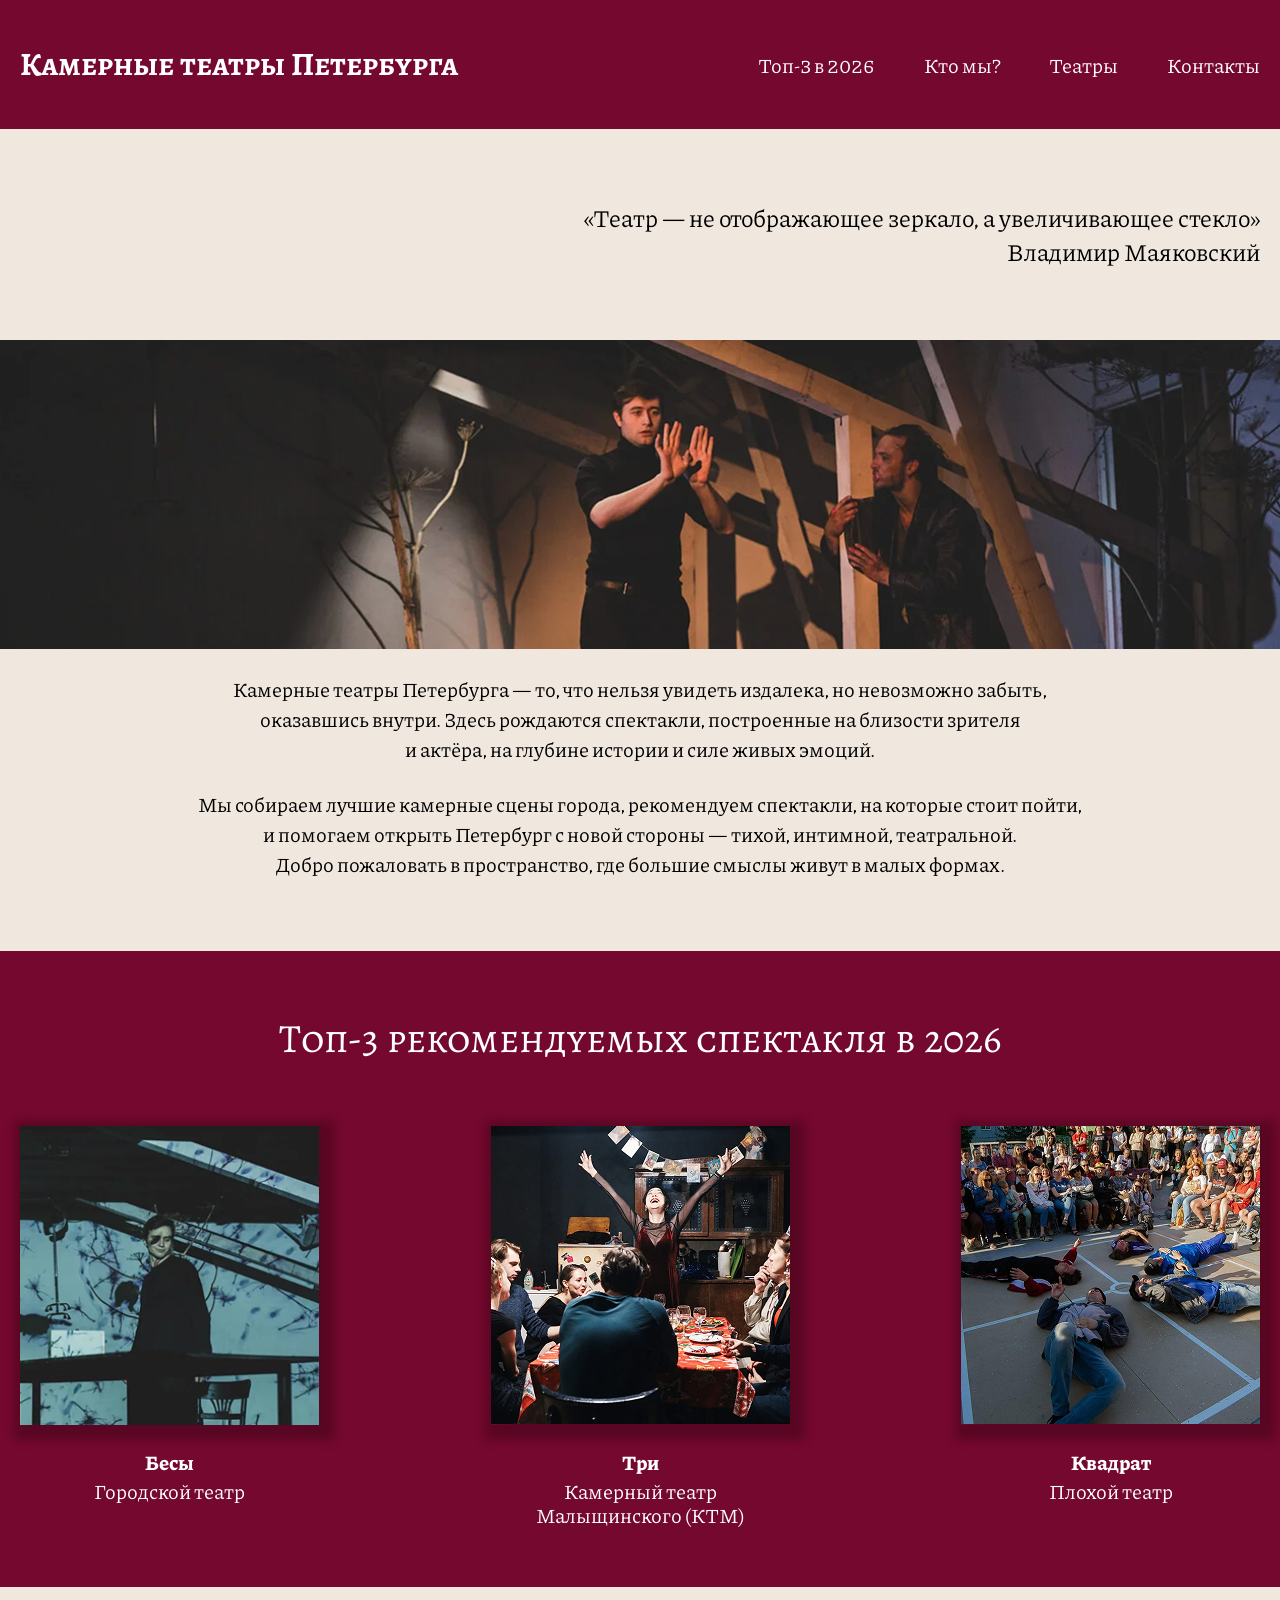
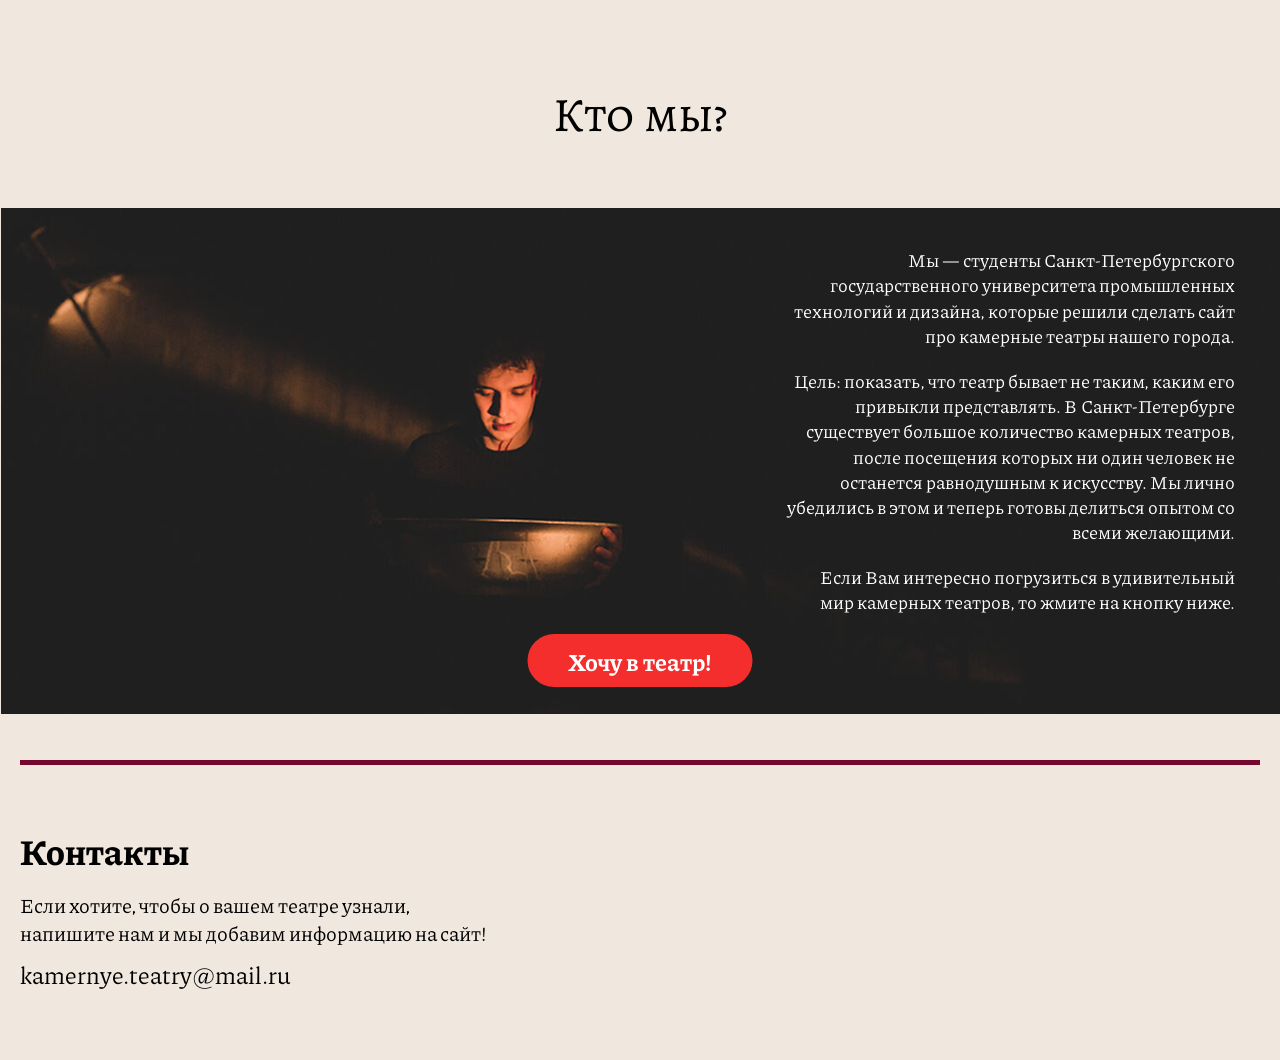
<file: index.html>
<!DOCTYPE html>
<html lang="ru">
<head>
    <meta charset="UTF-8">
    <meta name="viewport" content="width=device-width, initial-scale=1.0, user-scalable=yes">
    <title>Камерные театры Петербурга</title>
    <link rel="stylesheet" href="styles.css">
    <!-- Подключаем шрифты Google Fonts -->
    <link rel="preconnect" href="https://fonts.googleapis.com">
    <link rel="preconnect" href="https://fonts.gstatic.com" crossorigin>
    <link href="https://fonts.googleapis.com/css2?family=Alegreya+SC:wght@700&family=Piazzolla:opsz,wght@8..30,400&display=swap" rel="stylesheet">
</head>
<body>
    <div class="frame">
        <header class="header">
            <div class="container">
                <div class="header__inner">
                    <!-- Левая часть: название в одну строку -->
                    <a href="/" class="header__logo">
                        Камерные театры Петербурга
                    </a>

                    <!-- Правая часть: навигация -->
                    <nav class="header__nav">
                        <a href="#top3">Топ-3 в 2026</a>
                        <a href="#who">Кто мы?</a>
                        <a href="#">Театры</a>
                        <a href="#contacts">Контакты</a>
                    </nav>
                </div>
            </div>
        </header>

                <!-- СЕКЦИЯ С ЦИТАТОЙ -->
        <section class="hero">
            <div class="container">
                <div class="quote">
                    <p class="quote__text">«Театр — не отображающее зеркало, а увеличивающее стекло»<br><span class="quote__author">Владимир Маяковский</span></p>
                </div>
            </div>
            
            <div class="hero__image">
                <img src="images/photo1.png">
            </div>
            
            <div class="container">
               <div class="hero__description">
    <p class="hero__paragraph">Камерные театры Петербурга — то, что нельзя увидеть издалека, но невозможно забыть, оказавшись внутри. Здесь рождаются спектакли, построенные на близости зрителя<br>и актёра, на глубине истории и силе живых эмоций.</p>
    
    <p class="hero__paragraph">Мы собираем лучшие камерные сцены города, рекомендуем спектакли, на которые стоит пойти,<br>и помогаем открыть Петербург с новой стороны — тихой, интимной, театральной.<br>
    Добро пожаловать в пространство, где большие смыслы живут в малых формах.</p>
</div>
            </div>
        </section>

               <!-- СЕКЦИЯ ТОП-3 СПЕКТАКЛЕЙ -->
<section class="top-spectacles">
    <div class="container">
        <h2 id="top3" class="top-spectacles__title">Топ-3 рекомендуемых спектакля в 2026</h2>
        
        <div class="top-spectacles__grid">
            <!-- Карточка 1 -->
            <div class="spectacle-card">
                <img src="images/photo2.png" alt="Спектакль Бесы" class="spectacle-card__image">
                <div class="spectacle-card__content">
                    <h3 class="spectacle-card__title">Бесы</h3>
                    <p class="spectacle-card__theater">Городской театр</p>
                </div>
            </div>
            
            <!-- Карточка 2 -->
            <div class="spectacle-card">
                <img src="images/photo3.png" alt="Спектакль Три" class="spectacle-card__image">
                <div class="spectacle-card__content">
                    <h3 class="spectacle-card__title">Три</h3>
                    <p class="spectacle-card__theater">Камерный театр Малыщинского (КТМ)</p>
                </div>
            </div>
            
            <!-- Карточка 3 -->
            <div class="spectacle-card">
                <img src="images/photo4.png" alt="Спектакль Квадрат" class="spectacle-card__image">
                <div class="spectacle-card__content">
                    <h3 class="spectacle-card__title">Квадрат</h3>
                    <p class="spectacle-card__theater">Плохой театр</p>
                </div>
            </div>
        </div>
    </div>
</section>
        <!-- СЕКЦИЯ "КТО МЫ?" -->
        <section class="about">
            <div class="container">
                <h2 id="who" class="about__title">Кто мы?</h2>
            </div>
            
            <div class="about__image-wrapper">
                <div class="container about__image-container">
                    <div class="about__image-content">
                        <div class="about__text-block">
                            <p>Мы — студенты Санкт-Петербургского государственного университета промышленных технологий и дизайна, которые решили сделать сайт про камерные театры нашего города.</p>
                            <p>Цель: показать, что театр бывает не таким, каким его привыкли представлять. В Санкт-Петербурге существует большое количество камерных театров, после посещения которых ни один человек не останется равнодушным к искусству. Мы лично убедились в этом и теперь готовы делиться опытом со всеми желающими.</p>
                            <p>Если Вам интересно погрузиться в удивительный мир камерных театров, то жмите на кнопку ниже.</p>
                        </div>
                        <button class="about__button">Хочу в театр!</button>
                    </div>
                </div>
            </div>
        </section>
                <!-- СЕКЦИЯ "КОНТАКТЫ" -->
        <section class="contacts">
            <div class="container">
                <div class="contacts__line"></div>
                <h2 id="contacts" class="contacts__title">Контакты</h2>
                <p class="contacts__text">Если хотите, чтобы о вашем театре узнали,<br>напишите нам и мы добавим информацию на сайт!</p>
                <p class="contacts__email">kamernye.teatry@mail.ru</p>
            </div>
        </section>
    </div>
<script src="main.js"></script>
</body>
</html>
</file>
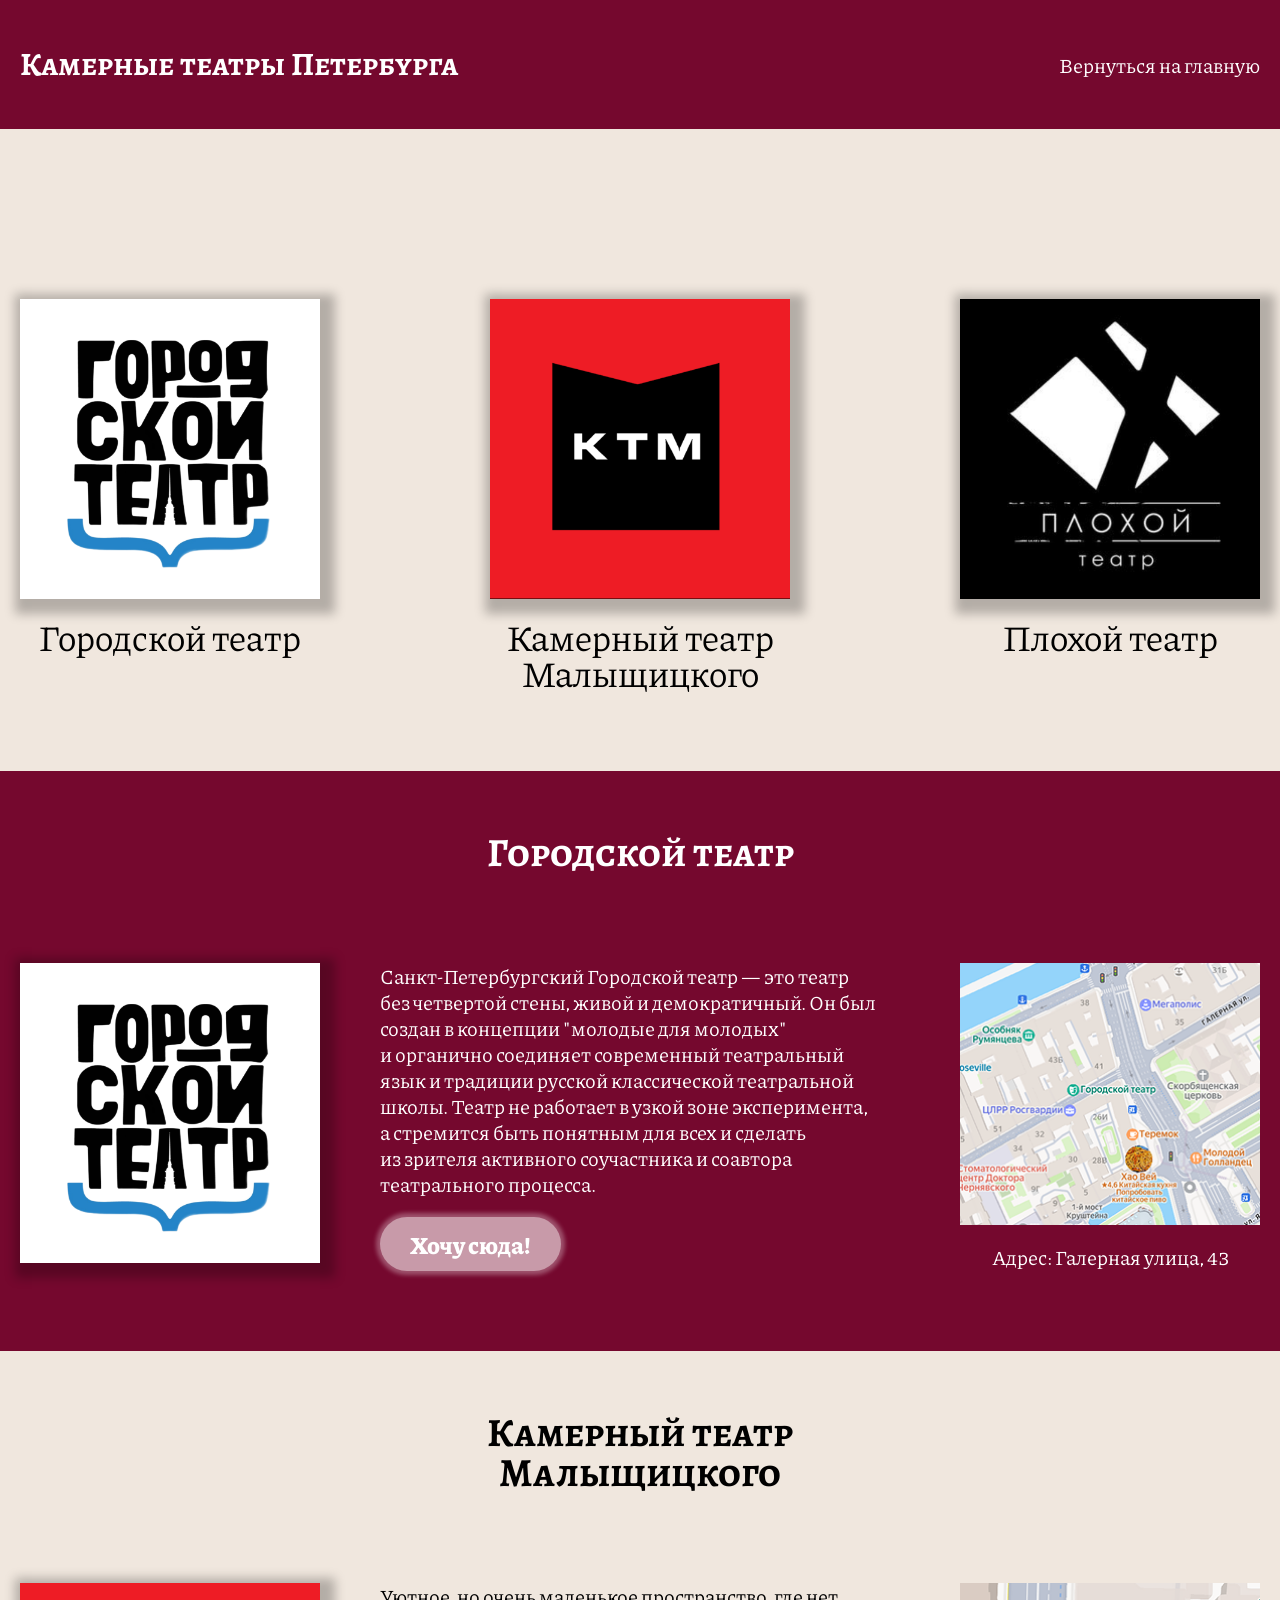
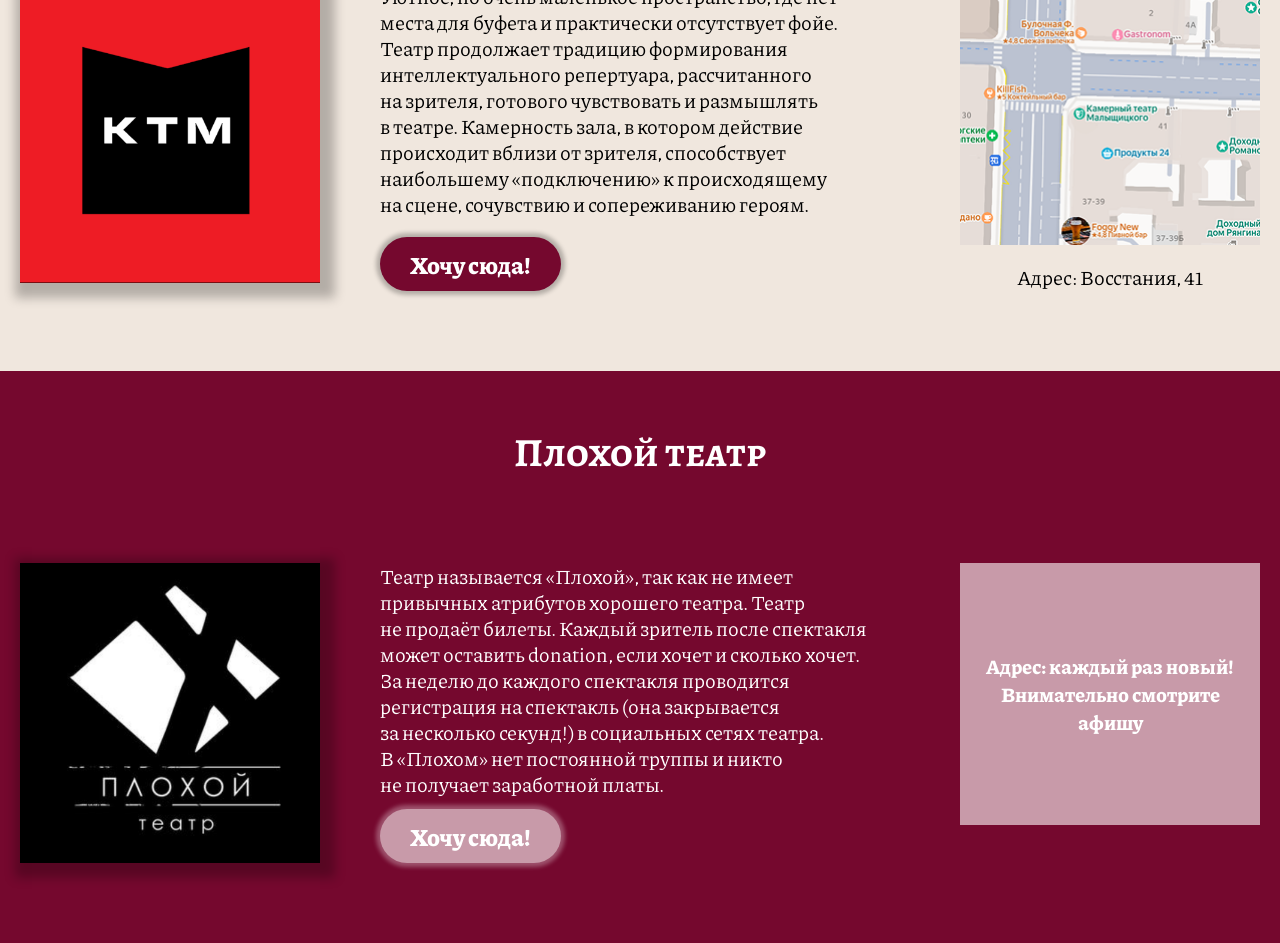
<file: theaters.html>
<!DOCTYPE html>
<html lang="ru">
<head>
    <meta charset="UTF-8">
    <meta name="viewport" content="width=device-width, initial-scale=1.0, user-scalable=yes">
    <title>Театры Петербурга</title>
    
    <!-- Подключение шрифтов -->
    <link rel="preconnect" href="https://fonts.googleapis.com">
    <link rel="preconnect" href="https://fonts.gstatic.com" crossorigin>
    <link href="https://fonts.googleapis.com/css2?family=Alegreya+SC:wght@700&family=Piazzolla:ital,wght@0,400;0,700;1,400&display=swap" rel="stylesheet">
    
    <!-- Подключение CSS -->
    <link rel="stylesheet" href="style.css">
</head>
<body>
    <!-- ОБЩАЯ ОБЕРТКА ДЛЯ ВСЕГО КОНТЕНТА -->
    <div class="frame">
        <header class="header">
            <div class="header__inner">
                <a href="index.html" class="header__logo">
                    Камерные театры Петербурга
                </a>
                <nav class="header__nav">
                    <a href="index.html">Вернуться на главную</a>
                </nav>
            </div>
        </header>

        <section class="theaters">
            <div class="theaters__container">
                <div class="theater-card">
                    <div class="theater-card__image">
                        <img src="images/лого_городской.png" alt="Городской театр">
                    </div>
                    <h3 class="theater-card__title">Городской театр</h3>
                </div>
                
                <div class="theater-card">
                    <div class="theater-card__image">
                        <img src="images/лого_Малыщицкого.png" alt="Камерный театр Малыщицкого">
                    </div>
                    <h3 class="theater-card__title">Камерный театр<br>Малыщицкого</h3>
                </div>
                
                <div class="theater-card">
                    <div class="theater-card__image">
                        <img src="images/лого_плохой.png" alt="Плохой театр">
                    </div>
                    <h3 class="theater-card__title">Плохой театр</h3>
                </div>
            </div>
        </section>

        <section class="theater-detail theater-detail--red" data-booking-link="https://goteatr.ru/afisha/">
            <div class="theater-detail__inner">
                <h2 class="theater-detail__heading">Городской театр</h2>
                <div class="theater-detail__content">
                    <div class="theater-detail__left">
                        <div class="theater-detail__image--left">
                            <img src="images/лого_городской.png" alt="Городской театр">
                        </div>
                    </div>
                    <div class="theater-detail__center">
                        <p class="theater-detail__text">Санкт-Петербургский Городской театр — это театр без&nbsp;четвертой стены, живой и&nbsp;демократичный. Он был создан в&nbsp;концепции "молодые для&nbsp;молодых" и&nbsp;органично соединяет современный театральный язык и&nbsp;традиции русской классической театральной школы. Театр не&nbsp;работает в&nbsp;узкой зоне эксперимента, а&nbsp;стремится быть понятным для всех и&nbsp;сделать из&nbsp;зрителя активного соучастника и&nbsp;соавтора театрального процесса.</p>
                        <button class="theater-detail__button">Хочу сюда!</button>
                    </div>
                    <div class="theater-detail__right">
                        <div class="theater-detail__image--right">
                            <img src="images/адрес_городской.png" alt="Городской театр адрес">
                        </div>
                        <p class="theater-detail__address">Адрес: Галерная улица, 43</p>
                    </div>
                </div>
            </div>
        </section>

        <section class="theater-detail theater-detail--beige" data-booking-link="https://www.vmtheatre.ru/afisha">
            <div class="theater-detail__inner">
                <h2 class="theater-detail__heading">Камерный театр<br>Малыщицкого</h2>
                <div class="theater-detail__content">
                    <div class="theater-detail__left">
                        <div class="theater-detail__image--left">
                            <img src="images/лого_Малыщицкого.png" alt="Камерный театр Малыщицкого">
                        </div>
                    </div>
                    <div class="theater-detail__center">
                        <p class="theater-detail__text">Уютное, но&nbsp;очень маленькое пространство, где нет места для буфета и&nbsp;практически отсутствует фойе. Театр продолжает традицию формирования интеллектуального репертуара, рассчитанного на&nbsp;зрителя, готового чувствовать и&nbsp;размышлять в&nbsp;театре. Камерность зала, в&nbsp;котором действие происходит вблизи от&nbsp;зрителя, способствует наибольшему «подключению» к&nbsp;происходящему на&nbsp;сцене, сочувствию и&nbsp;сопереживанию героям.</p>
                        <button class="theater-detail__button">Хочу сюда!</button>
                    </div>
                    <div class="theater-detail__right">
                        <div class="theater-detail__image--right">
                            <img src="images/адрес_Малыщицкого.png" alt="Адрес Камерного театра">
                        </div>
                        <p class="theater-detail__address">Адрес: Восстания, 41</p>
                    </div>
                </div>
            </div>
        </section>

        <section class="theater-detail theater-detail--red" data-booking-link="https://badtheatre.orgs.biz/#home">
            <div class="theater-detail__inner">
                <h2 class="theater-detail__heading">Плохой театр</h2>
                <div class="theater-detail__content">
                    <div class="theater-detail__left">
                        <div class="theater-detail__image--left">
                            <img src="images/лого_плохой.png" alt="Плохой театр">
                        </div>
                    </div>
                    <div class="theater-detail__center">
                        <p class="theater-detail__text">Театр называется «Плохой», так&nbsp;как не&nbsp;имеет привычных атрибутов хорошего театра. Театр не&nbsp;продаёт билеты. Каждый зритель после спектакля может оставить donation, если хочет и&nbsp;сколько хочет. За&nbsp;неделю до&nbsp;каждого спектакля проводится регистрация на&nbsp;спектакль (она закрывается за&nbsp;несколько секунд!) в&nbsp;социальных сетях театра. В&nbsp;«Плохом» нет постоянной труппы и&nbsp;никто не&nbsp;получает заработной платы.</p>
                        <button class="theater-detail__button">Хочу сюда!</button>
                    </div>
                    <div class="theater-detail__right">
                        <div class="theater-detail__address-box">
                            <p class="theater-detail__address theater-detail__address--overlay">Адрес: каждый раз новый! Внимательно смотрите афишу</p>
                        </div>
                    </div>
                </div>
            </div>
        </section>
    </div>

    <script src="theaters.js"></script>
</body>
</html>
</file>
<file: styles.css>
/* Обнуление отступов */
* {
    margin: 0;
    padding: 0;
    box-sizing: border-box;
}

body {
    background-color: #f5f5f5;
    font-family: Arial, sans-serif;
}

/* Общий контейнер для всего макета (1440px) */
.frame {
    max-width: 1440px;
    width: 100%;
    margin: 0 auto;
    background-color: #ffffff;
    box-shadow: 0 0 10px rgba(0, 0, 0, 0.1);
}

/* Контентная зона (1280px) */
.container {
    max-width: 1280px;
    width: 100%;
    margin: 0 auto;
    padding: 0 20px;
}

/* ===== ШАПКА ===== */
.header {
    background-color: #75082E;
    width: 100%;
}

.header__inner {
    display: flex;
    align-items: center;
    justify-content: space-between;
    min-height: 129px;
}

.header__logo {
    font-family: 'Alegreya SC', serif;
    font-weight: 700;
    font-size: 32px;
    line-height: 1.2; /* Добавлено */
    line-height: 1.2;
    color: #ffffff;
    text-decoration: none;
    white-space: nowrap;
}

.header__nav {
    display: flex;
    align-items: center;
    margin-left: 300px;
    flex: 1;
    justify-content: space-between;
}

.header__nav a {
    font-family: 'Piazzolla', serif;
    font-weight: 400;
    font-size: 20px;
    color: #ffffff;
    text-decoration: none;
    white-space: nowrap;
    transition: opacity 0.2s;
}

.header__nav a:hover {
    opacity: 0.8;
}

/* ===== СЕКЦИЯ С ЦИТАТОЙ ===== */
.hero {
    background-color: #F0E7DE;
    width: 100%;
    padding: 72px 0 0 0;
}

.quote {
    margin-bottom: 72px;
}

.quote__text {
    font-family: 'Piazzolla', serif;
    font-weight: 400;
    font-size: 24px;
    line-height: 1.4;
    color: #000000;
    text-align: right;
}

.quote__author {
    display: inline-block;
    margin-top: 0;
}

.hero__image {
    width: 100%;
    height: 309px;
    margin-bottom: 25px;
}

.hero__image img {
    width: 100%;
    height: 100%;
    object-fit: cover;
    display: block;
}

.hero__description {
    max-width: 924px;
    width: 100%;
    margin: 0 auto;
    padding-bottom: 72px;
}

.hero__paragraph {
    font-family: 'Piazzolla', serif;
    font-weight: 400;
    font-size: 20px;
    line-height: 1.5;
    color: #000000;
    text-align: center;
    margin: 0 0 25px 0;
}

.hero__paragraph:last-child {
    margin-bottom: 0;
}

/* ===== СЕКЦИЯ ТОП-3 СПЕКТАКЛЕЙ ===== */
.top-spectacles {
    background-color: #75082E;
    width: 100%;
    padding: 60px 0;
}

.top-spectacles__title {
    font-family: 'Alegreya SC', serif;
    font-weight: 400;
    font-size: 40px;
    color: #ffffff;
    text-align: center;
    margin: 0 0 60px 0;
}

.top-spectacles__grid {
    display: flex;
    justify-content: space-between;
    gap: 30px;
    width: 100%;
}

.spectacle-card {
    flex: 1;
    max-width: 299px;
    width: 100%;
    display: flex;
    flex-direction: column;
}

.spectacle-card__image {
    width: 299px !important; /* Принудительная ширина */
    height: 299px !important; /* Принудительная высота */
    object-fit: cover; /* Заполняет весь квадрат, обрезая лишнее */
    display: block;
    box-shadow: 5px 5px 10px 10px rgba(0, 0, 0, 0.25); /* Сдвиг 5px вправо и вниз, blur 10, spread 10 */
    margin-bottom: 25px;
    border: none; /* Убираем возможные рамки */
    outline: none;
}

.spectacle-card__content {
    text-align: center;
}

.spectacle-card__title {
    font-family: 'Piazzolla', serif;
    font-weight: 800;
    font-size: 20px;
    color: #ffffff;
    margin: 0 0 5px 0;
    line-height: 1.2;
}

.spectacle-card__theater {
    font-family: 'Piazzolla', serif;
    font-weight: 400;
    font-size: 20px;
    color: #ffffff;
    margin: 0;
    line-height: 1.2;
}

/* ===== АДАПТИВНОСТЬ ===== */

/* Средние экраны */
@media (max-width: 1200px) {
    .header__nav {
        margin-left: 100px;
        gap: 15px;
        justify-content: flex-end;
    }
    
    .header__logo {
        font-size: 28px;
    }
}

@media (max-width: 1100px) {
    .header__nav a {
        font-size: 18px;
    }
    
    .header__logo {
        font-size: 26px;
    }
}

/* Планшеты */
@media (max-width: 900px) {
    .header__inner {
        flex-wrap: wrap;
        justify-content: center;
        gap: 15px;
        padding: 15px 0;
    }
    
    .header__logo {
        white-space: normal;
        text-align: center;
        width: 100%;
        font-size: 24px;
    }
    
    .header__nav {
        margin-left: 0;
        width: 100%;
        justify-content: center;
        flex-wrap: wrap;
        gap: 20px;
    }
    
    .header__nav a {
        font-size: 18px;
    }
    
    .quote__text {
        font-size: 22px;
    }
    
    .hero__paragraph {
        font-size: 18px;
    }
    
    .top-spectacles__grid {
        gap: 20px;
    }
}

/* Телефоны */
@media (max-width: 600px) {
    .header__inner {
        min-height: 100px;
    }
    
    .header__logo {
        font-size: 20px;
    }
    
    .header__nav {
        gap: 15px;
    }
    
    .header__nav a {
        font-size: 16px;
    }
    
    .quote__text {
        font-size: 20px;
        text-align: center;
    }
    
    .hero__image {
        height: 200px;
    }
    
    .hero__paragraph {
        font-size: 16px;
        text-align: left;
    }
    
    .top-spectacles__grid {
        flex-direction: column;
        align-items: center;
        gap: 40px;
    }
    
    .spectacle-card {
        max-width: 299px;
        width: 100%;
    }
    
    .top-spectacles__title {
        font-size: 28px;
    }
    
    .spectacle-card__title,
    .spectacle-card__theater {
        font-size: 18px;
    }
}

@media (max-width: 480px) {
    .header__logo {
        font-size: 18px;
    }
    
    .header__nav {
        gap: 10px;
    }
    
    .header__nav a {
        font-size: 14px;
    }
    
    .quote__text {
        font-size: 18px;
    }
    
    .hero__image {
        height: 150px;
    }
    
    .hero__paragraph {
        font-size: 15px;
    }
    
    .top-spectacles__title {
        font-size: 24px;
    }
}
/* ===== СЕКЦИЯ "КТО МЫ?" ===== */
.about {
    background-color: #F0E7DE;
    width: 100%;
    padding: 95px 0 0 0;
    min-height: 773px;
}

.about__title {
    font-family: 'Alegreya SC', serif;
    font-weight: 400;
    font-size: 48px;
    color: #000000;
    text-align: center;
    margin: 0 0 60px 0;
    padding: 0;
}

.about__image-wrapper {
    width: 100%;
    display: flex;
    justify-content: center;
}

.about__image-container {
    max-width: 1279px;
    width: 100%;
    margin: 0 auto;
    position: relative;
    padding: 0;
}

.about__image-content {
    background-image: url('images/photo5.png');
    background-size: cover;
    background-position: center;
    background-repeat: no-repeat;
    width: 100%;
    height: 506px;
    position: relative;
    border-radius: 0;
}

.about__text-block {
    position: absolute;
    top: 20px;
    right: 20px;
    width: 588px;
    height: 362px;
    background: transparent;
    padding: 20px 25px;
    overflow: visible;
    border-radius: 0;
    text-align: right;
}

.about__text-block p {
    font-family: 'Piazzolla', serif;
    font-weight: 400;
    font-size: 20px;
    color: #ffffff;
    line-height: 1.4;
    margin-bottom: 20px;
}

.about__text-block p:last-child {
    margin-bottom: 0;
}

.about__button {
    position: absolute;
    bottom: 27px;
    left: 50%;
    transform: translateX(-50%);
    width: 225px;
    height: 53px;
    background-color: #F42D2D;
    border-radius: 40px;
    border: none;
    font-family: 'Piazzolla', serif;
    font-weight: 700;
    font-size: 24px;
    color: #ffffff;
    text-align: center;
    cursor: pointer;
    transition: opacity 0.2s;
}

.about__button:hover {
    opacity: 0.8;
}

/* Адаптивность */
@media (max-width: 1300px) {
    .about__text-block {
        width: 500px;
        height: auto;
        min-height: 300px;
    }
    
    .about__text-block p {
        font-size: 18px;
    }
}

@media (max-width: 1100px) {
    .about__text-block {
        width: 450px;
        top: 30px;
        right: 20px;
        padding: 15px 20px;
    }
    
    .about__text-block p {
        font-size: 16px;
    }
    
    .about__button {
        width: 200px;
        height: 48px;
        font-size: 20px;
    }
}

@media (max-width: 900px) {
    .about__title {
        font-size: 36px;
    }
    
    .about__image-content {
        height: auto;
        min-height: 500px;
        display: flex;
        flex-direction: column;
        justify-content: center;
        align-items: center;
        padding: 30px 0;
    }
    
    .about__text-block {
        position: relative;
        top: 0;
        right: 0;
        width: 90%;
        margin: 0 auto 20px auto;
        height: auto;
        text-align: center;
    }
    
    .about__button {
        position: relative;
        bottom: auto;
        left: auto;
        transform: none;
        margin: 0 auto;
    }
}

@media (max-width: 600px) {
    .about {
        padding-top: 50px;
    }
    
    .about__title {
        font-size: 28px;
        margin-bottom: 30px;
    }
    
    .about__text-block {
        width: 95%;
        padding: 12px 15px;
    }
    
    .about__text-block p {
        font-size: 14px;
        margin-bottom: 12px;
    }
    
    .about__button {
        width: 180px;
        height: 44px;
        font-size: 18px;
    }
}

@media (max-width: 480px) {
    .about__title {
        font-size: 24px;
    }
    
    .about__text-block p {
        font-size: 13px;
    }
    
    .about__button {
        width: 160px;
        height: 40px;
        font-size: 16px;
    }
}
/* ===== СЕКЦИЯ "КОНТАКТЫ" ===== */
.contacts {
    background-color: #F0E7DE;
    width: 100%;
    min-height: 300px;
    padding: 0 0 60px 0;
}

.contacts__line {
    width: 1280px;
    max-width: 100%;
    height: 5px;
    background-color: #75082E;
    margin: 0 auto;
}

.contacts__title {
    font-family: 'Piazzolla', serif;
    font-weight: 700;
    font-size: 36px;
    color: #000000;
    text-align: left;
    margin: 60px 0 0 0;
    padding: 0;
}

.contacts__text {
    font-family: 'Piazzolla', serif;
    font-weight: 400;
    font-size: 20px;
    color: #000000;
    text-align: left;
    margin: 15px 0 0 0;
    padding: 0;
    line-height: 1.4;
}

.contacts__email {
    font-family: 'Piazzolla', serif;
    font-weight: 400;
    font-size: 24px;
    color: #000000;
    text-align: left;
    margin: 10px 0 0 0;
    padding: 0;
    cursor: pointer;
    transition: opacity 0.2s;
}

.contacts__email:hover {
    opacity: 0.7;
}

/* Адаптивность */
@media (max-width: 768px) {
    .contacts {
        min-height: auto;
        padding: 0 0 40px 0;
    }
    
    .contacts__title {
        font-size: 28px;
        margin-top: 40px;
    }
    
    .contacts__text {
        font-size: 18px;
        margin-top: 20px;
    }
    
    .contacts__email {
        font-size: 20px;
        margin-top: 12px;
    }
}

@media (max-width: 480px) {
    .contacts {
        padding: 0 0 30px 0;
    }
    
    .contacts__title {
        font-size: 24px;
        margin-top: 30px;
    }
    
    .contacts__text {
        font-size: 16px;
        margin-top: 15px;
    }
    
    .contacts__email {
        font-size: 18px;
        margin-top: 10px;
    }
}

/* Дополнительная адаптация для мобильных устройств */
@media (max-width: 768px) {
    .container {
        padding: 0 15px;
    }

    .header__inner {
        flex-direction: column;
        padding: 20px 0;
        gap: 15px;
    }

    .header__logo {
        font-size: 24px;
        white-space: normal;
        text-align: center;
        line-height: 1.3;
    }

    .header__nav {
        margin-left: 0;
        gap: 20px;
        flex-wrap: wrap;
        justify-content: center;
    }

    .header__nav a {
        font-size: 16px;
    }

    .hero {
        padding-top: 40px;
    }

    .quote {
        margin-bottom: 40px;
    }

    .quote__text {
        font-size: 18px;
        text-align: center;
    }

    .hero__image {
        height: 200px;
    }

    .hero__description {
        padding-bottom: 40px;
    }

    .hero__paragraph {
        font-size: 16px;
        text-align: left;
    }

    .top-spectacles {
        padding: 40px 0;
    }

    .top-spectacles__title {
        font-size: 28px;
        margin-bottom: 30px;
    }

    .top-spectacles__grid {
        flex-direction: column;
        align-items: center;
        gap: 30px;
    }

    .spectacle-card {
        max-width: 280px;
    }

    .spectacle-card__image {
        width: 280px !important;
        height: 280px !important;
    }

    .about {
        padding-top: 50px;
    }

    .about__title {
        font-size: 32px;
        margin-bottom: 30px;
    }

    .about__image-content {
        height: auto;
        min-height: 450px;
        background-position: center;
    }

    .about__text-block {
        position: relative;
        top: 0;
        right: 0;
        width: 90%;
        margin: 20px auto;
        height: auto;
        text-align: center;
    }

    .about__text-block p {
        font-size: 14px;
        color: #fff;
        text-shadow: 1px 1px 2px rgba(0,0,0,0.5);
    }

    .about__button {
        position: relative;
        bottom: auto;
        transform: none;
        margin: 20px auto;
        width: 200px;
        height: 48px;
        font-size: 18px;
    }

    .contacts {
        padding-bottom: 40px;
    }

    .contacts__title {
        font-size: 28px;
        margin-top: 40px;
    }

    .contacts__text {
        font-size: 16px;
    }

    .contacts__email {
        font-size: 18px;
        word-break: break-all;
    }
}

@media (max-width: 480px) {
    .header__logo {
        font-size: 20px;
    }

    .header__nav {
        gap: 12px;
    }

    .header__nav a {
        font-size: 14px;
    }

    .quote__text {
        font-size: 16px;
    }

    .hero__image {
        height: 150px;
    }

    .hero__paragraph {
        font-size: 14px;
    }

    .top-spectacles__title {
        font-size: 24px;
    }

    .spectacle-card__title {
        font-size: 18px;
    }

    .spectacle-card__theater {
        font-size: 16px;
    }

    .about__title {
        font-size: 26px;
    }

    .about__text-block p {
        font-size: 12px;
    }

    .about__button {
        width: 180px;
        height: 44px;
        font-size: 16px;
    }

    .contacts__title {
        font-size: 24px;
    }

    .contacts__text {
        font-size: 14px;
    }

    .contacts__email {
        font-size: 16px;
    }
}

/* Улучшение touch-взаимодействия на мобильных */
@media (max-width: 768px) {
    button,
    .header__nav a,
    .spectacle-card,
    .theater-card,
    .about__button,
    .contacts__email,
    .theater-detail__button,
    .theater-detail__address,
    .theater-detail__image--right img {
        cursor: pointer;
        -webkit-tap-highlight-color: rgba(0,0,0,0.1);
    }

    button:active,
    .header__nav a:active,
    .spectacle-card:active,
    .theater-card:active,
    .about__button:active {
        opacity: 0.7;
        transform: scale(0.98);
        transition: all 0.1s ease;
    }
}
</file>
<file: style.css>
/* Обнуление отступов */
* {
    margin: 0;
    padding: 0;
    box-sizing: border-box;
}

body {
    background-color: #f5f5f5;
    font-family: Arial, sans-serif;
}

/* Общий контейнер для всего макета (1440px) */
.frame {
    max-width: 1440px;
    width: 100%;
    margin: 0 auto;
    background-color: #ffffff;
    box-shadow: 0 0 10px rgba(0, 0, 0, 0.1);
}

/* ===== ШАПКА (как на главной) ===== */
.header {
    background-color: #75082E;
    width: 100%;
}

.header__inner {
    display: flex;
    align-items: center;
    justify-content: space-between;
    min-height: 129px;
    max-width: 1280px;
    width: 100%;
    margin: 0 auto;
    padding: 0 20px;
}

.header__logo {
    font-family: 'Alegreya SC', serif;
    font-weight: 700;
    font-size: 32px;
    line-height: 1.2;
    color: #ffffff;
    text-decoration: none;
    white-space: nowrap;
}

.header__nav {
    display: flex;
    align-items: center;
    gap: 30px;
}

.header__nav a {
    font-family: 'Piazzolla', serif;
    font-weight: 400;
    font-size: 20px;
    color: #ffffff;
    text-decoration: none;
    white-space: nowrap;
    transition: opacity 0.2s;
}

.header__nav a:hover {
    opacity: 0.8;
}

/* Блок с фотографиями театров */
.theaters {
    background-color: #F0E7DE;
    width: 100%;
}

.theaters__container {
    max-width: 1280px;
    width: 100%;
    margin: 0 auto;
    padding: 170px 20px 80px 20px;
    display: flex;
    justify-content: space-between;
    align-items: flex-start;
}

.theater-card {
    display: flex;
    flex-direction: column;
    align-items: center;
}

.theater-card__image {
    width: 300px;
    height: 300px;
    overflow: hidden;
    box-shadow: 5px 5px 10px 10px rgba(0, 0, 0, 0.25);
}

.theater-card__image img {
    width: 100%;
    height: 100%;
    object-fit: cover;
    display: block;
}

.theater-card__title {
    font-family: 'Piazzolla', serif;
    font-weight: 400;
    font-size: 36px;
    color: black;
    text-align: center;
    margin-top: 20px;
    line-height: 1.0;
}

/* Детальная секция театра */
.theater-detail {
    width: 100%;
}

.theater-detail__inner {
    max-width: 1280px;
    width: 100%;
    margin: 0 auto;
    padding: 62px 20px 80px 20px;
}

.theater-detail--red {
    background-color: #75082E;
}

.theater-detail--beige {
    background-color: #F0E7DE;
}

.theater-detail__heading {
    font-family: 'Alegreya SC', serif;
    font-weight: 700;
    font-size: 40px;
    text-align: center;
    margin-bottom: 90px;
    line-height: 1.0;
}

.theater-detail--red .theater-detail__heading {
    color: white;
}

.theater-detail--beige .theater-detail__heading {
    color: black;
}

.theater-detail__content {
    display: flex;
    justify-content: space-between;
    position: relative;
    gap: 40px;
}

/* Левая колонка */
.theater-detail__left {
    flex-shrink: 0;
}

.theater-detail__image--left {
    width: 300px;
    height: 300px;
    overflow: hidden;
    box-shadow: 5px 5px 10px 10px rgba(0, 0, 0, 0.25);
}

.theater-detail__image--left img {
    width: 100%;
    height: 100%;
    object-fit: cover;
    display: block;
}

/* Центральная колонка */
.theater-detail__center {
    flex: 1;
    max-width: 500px;
    display: flex;
    flex-direction: column;
}

.theater-detail__text {
    font-family: 'Piazzolla', serif;
    font-weight: 400;
    font-size: 20px;
    line-height: 1.3;
}

.theater-detail--red .theater-detail__text {
    color: white;
}

.theater-detail--beige .theater-detail__text {
    color: black;
}

.theater-detail__button {
    margin-top: auto;
    font-family: 'Piazzolla', serif;
    font-weight: 800;
    font-size: 24px;
    border: none;
    border-radius: 40px;
    padding: 10px 30px;
    cursor: pointer;
    transition: opacity 0.3s ease;
    align-self: flex-start;
}

.theater-detail--red .theater-detail__button {
    background-color: #C89AA9;
    color: white;
    box-shadow: 0 0 4px 4px rgba(255, 255, 255, 0.3);
}

.theater-detail--beige .theater-detail__button {
    background-color: #75082E;
    color: white;
    box-shadow: 0 0 4px 4px rgba(0, 0, 0, 0.25);
}

.theater-detail__button:hover {
    opacity: 0.9;
}

/* Правая колонка */
.theater-detail__right {
    display: flex;
    flex-direction: column;
    align-items: center;
    flex-shrink: 0;
    margin-left: 20px;
}

.theater-detail__image--right {
    width: 300px;
    height: 262px;
    overflow: hidden;
}

.theater-detail__image--right img {
    width: 100%;
    height: 100%;
    object-fit: cover;
    display: block;
}

.theater-detail__address {
    font-family: 'Piazzolla', serif;
    font-weight: 400;
    font-size: 20px;
    text-align: center;
    margin-top: 18px;
}

.theater-detail--red .theater-detail__address {
    color: white;
}

.theater-detail--beige .theater-detail__address {
    color: black;
}

/* Прямоугольник вместо фото */
.theater-detail__address-box {
    width: 300px;
    height: 262px;
    background-color: #C89AA9;
    display: flex;
    align-items: center;
    justify-content: center;
    padding: 20px;
}

.theater-detail__address--overlay {
    font-weight: 800;
    margin-top: 0;
    color: white;
}

/* Адаптивность */
@media (max-width: 1200px) {
    .theater-detail__content {
        gap: 40px;
    }
    
    .header__logo {
        font-size: 28px;
    }
}

@media (max-width: 1024px) {
    .theater-detail__content {
        gap: 40px;
        flex-wrap: wrap;
        justify-content: center;
    }

    .theater-detail__center {
        max-width: 100%;
        text-align: center;
    }

    .theater-detail__button {
        align-self: center;
        margin-top: 20px;
    }
}

@media (max-width: 900px) {
    .header__inner {
        flex-wrap: wrap;
        justify-content: center;
        gap: 15px;
        padding: 15px 20px;
        min-height: auto;
    }

    .header__logo {
        white-space: normal;
        text-align: center;
        width: 100%;
        font-size: 24px;
    }

    .header__nav {
        width: 100%;
        justify-content: center;
        flex-wrap: wrap;
        gap: 20px;
    }

    .header__nav a {
        font-size: 18px;
    }
}

@media (max-width: 768px) {
    .header__nav a {
        font-size: 16px;
    }

    .theaters__container {
        padding: 100px 20px 40px 20px;
        flex-direction: column;
        align-items: center;
        gap: 40px;
    }

    .theater-card__image {
        width: 250px;
        height: 250px;
    }

    .theater-card__title {
        font-size: 28px;
    }

    .theater-detail__heading {
        font-size: 28px;
        margin-bottom: 40px;
    }

    .theater-detail__content {
        padding: 0;
        gap: 30px;
        flex-direction: column;
        align-items: center;
    }

    .theater-detail__left,
    .theater-detail__right {
        display: flex;
        flex-direction: column;
        align-items: center;
    }

    .theater-detail__text {
        font-size: 16px;
        text-align: center;
    }

    .theater-detail__button {
        font-size: 20px;
        padding: 8px 25px;
    }

    .theater-detail__image--left,
    .theater-detail__image--right {
        width: 250px;
        height: 250px;
    }

    .theater-detail__address-box {
        width: 280px;
        height: auto;
        min-height: 200px;
    }

    .theater-detail__address--overlay {
        font-size: 16px;
    }

    .theater-detail__address {
        font-size: 16px;
        text-align: center;
    }

        /* Добавьте это для центрирования правой колонки с адресом */
    .theater-detail__right {
        display: flex;
        flex-direction: column;
        align-items: center;
        justify-content: center;
        width: 100%;
        margin-left: 0;  /* убираем отступ */
    }
    
    /* Картинка адреса по центру */
    .theater-detail__image--right {
        display: flex;
        justify-content: center;
        width: 100%;
    }
    
    .theater-detail__image--right img {
        margin: 0 auto;
    }
    
    /* Текст адреса по центру */
    .theater-detail__address {
        text-align: center;
        width: 100%;
    }
}

@media (max-width: 600px) {
    .header__inner {
        min-height: auto;
        padding: 15px 20px;
    }

    .header__logo {
        font-size: 20px;
    }

    .header__nav {
        gap: 15px;
    }

    .header__nav a {
        font-size: 16px;
    }

    .theater-detail__address-box {
        margin: 0 auto;  /* центрируем прямоугольник */
    }
}

@media (max-width: 480px) {
    .header__logo {
        font-size: 18px;
    }

    .header__nav {
        gap: 10px;
    }

    .header__nav a {
        font-size: 14px;
    }

    .theaters__container {
        padding: 80px 15px 40px 15px;
    }

    .theater-card__image {
        width: 200px;
        height: 200px;
    }

    .theater-card__title {
        font-size: 22px;
    }

    .theater-detail__heading {
        font-size: 22px;
        margin-bottom: 30px;
    }

    .theater-detail__text {
        font-size: 14px;
    }

    .theater-detail__button {
        font-size: 18px;
        padding: 6px 20px;
    }

    .theater-detail__image--left,
    .theater-detail__image--right {
        width: 200px;
        height: 200px;
    }

    .theater-detail__address {
        font-size: 14px;
    }

    .theater-detail__address-box {
        width: 240px;
        min-height: 180px;
        padding: 15px;
    }

    .theater-detail__address--overlay {
        font-size: 14px;
    }

        .theater-detail__right {
        align-items: center;
        width: 100%;
    }
    
    .theater-detail__image--right {
        display: flex;
        justify-content: center;
    }
}

/* Улучшение touch-взаимодействия на мобильных */
@media (max-width: 768px) {
    button,
    .header__nav a,
    .theater-card,
    .theater-detail__button,
    .theater-detail__address,
    .theater-detail__image--right img {
        cursor: pointer;
        -webkit-tap-highlight-color: rgba(0,0,0,0.1);
    }

    button:active,
    .header__nav a:active,
    .theater-card:active {
        opacity: 0.7;
        transform: scale(0.98);
        transition: all 0.1s ease;
    }
}
</file>
